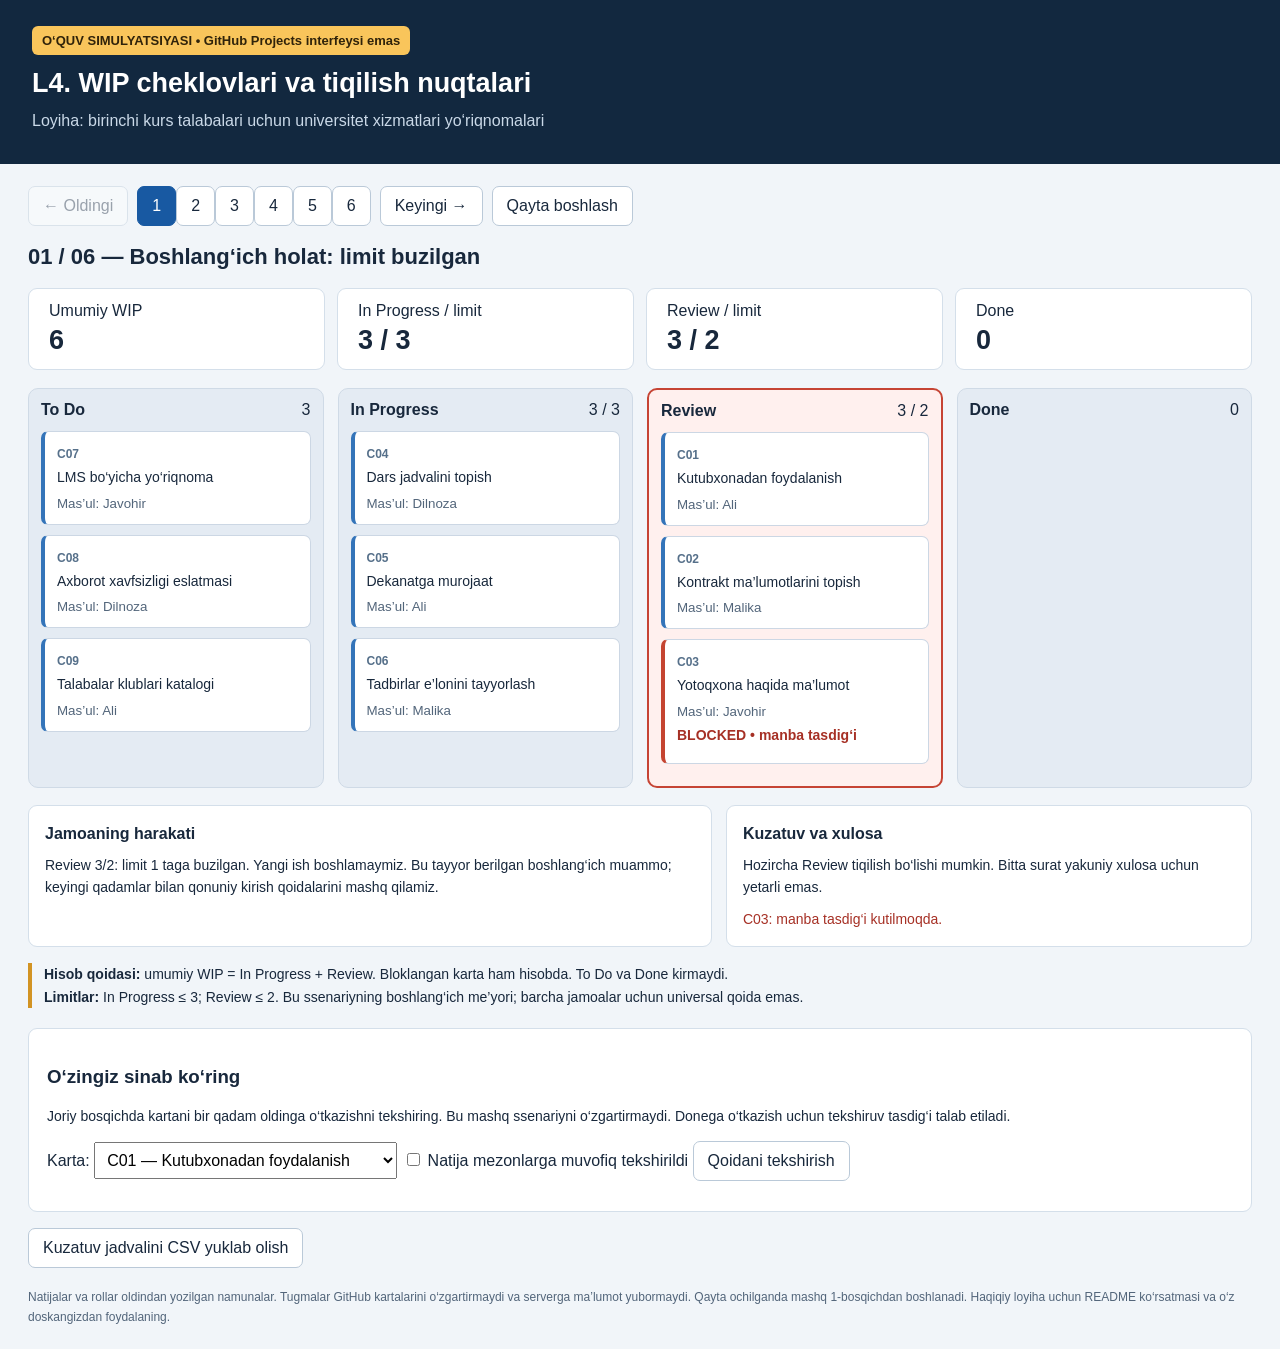
<file: LOBM404_UniGuide/L4_amaliy_loyiha/index.html>
<!doctype html><html lang="uz"><meta charset="utf-8"><meta name="viewport" content="width=device-width,initial-scale=1"><title>L4 • WIP amaliy loyihasi</title>
<style>
:root{font-family:Arial,sans-serif;color:#18283c;background:#f1f5f9}*{box-sizing:border-box}body{margin:0}header{background:#12283f;color:white;padding:26px 32px}header p{color:#cad9e8;margin:8px 0}.badge{display:inline-block;background:#f9c55b;color:#30230a;padding:7px 10px;border-radius:6px;font-size:13px;font-weight:bold}main{max-width:1440px;margin:auto;padding:22px 28px}h1{font-size:27px;margin:13px 0}h2{font-size:22px;margin:0 0 12px}.toolbar{display:flex;align-items:center;gap:9px;flex-wrap:wrap;margin-bottom:18px}button,a.download{border:1px solid #bac9d8;background:white;color:#18283c;border-radius:7px;padding:10px 14px;cursor:pointer;font:inherit}button:disabled{opacity:.4;cursor:default}button.active{background:#1859a2;color:white;border-color:#1859a2}button:focus-visible,a:focus-visible{outline:3px solid #b96a00;outline-offset:2px}.metrics{display:flex;gap:12px;margin:18px 0}.metric{background:white;border:1px solid #d4dfea;border-radius:9px;padding:13px 20px;flex:1}.metric strong{display:block;font-size:27px;margin-top:5px}.board{display:grid;grid-template-columns:repeat(4,1fr);gap:14px}.column{background:#e4ebf3;border:1px solid #cfdae6;border-radius:10px;min-height:320px;padding:12px}.column.over{background:#fff0ee;border:2px solid #c64434}.column h3{display:flex;justify-content:space-between;font-size:16px;margin:0 0 12px}.count{font-weight:normal}.card{background:white;border:1px solid #ccd7e4;border-left:4px solid #3474b9;border-radius:7px;padding:12px;margin-bottom:10px;min-height:89px}.card.blocked{border-left-color:#c54430}.card b{font-size:12px;color:#56708a}.card p{font-size:14px;line-height:1.4;margin:6px 0}.card small{color:#52657a}.blocked-tag{color:#a63025!important;font-weight:bold}.notes{display:grid;grid-template-columns:1.3fr 1fr;gap:14px;margin-top:17px}.note{background:white;border:1px solid #d4dfea;border-radius:9px;padding:16px;line-height:1.55}.note h3{font-size:16px;margin:0 0 8px}.note p{margin:0;font-size:14px}.rule{border-left:4px solid #d29323;padding-left:12px;margin-top:16px;font-size:14px;line-height:1.6}.practice{margin-top:20px;background:white;border:1px solid #d4dfea;padding:18px;border-radius:9px}.practice p{font-size:14px;line-height:1.5}select{padding:8px;font:inherit;max-width:100%;margin-right:6px}#feedback{margin-top:12px;font-weight:bold}footer{font-size:12px;color:#52657a;margin-top:20px;line-height:1.6}@media(max-width:760px){.board{grid-template-columns:repeat(2,1fr)}.notes{grid-template-columns:1fr}.metrics{flex-wrap:wrap}.metric{min-width:40%}main{padding:16px}header{padding:20px}.column{min-height:200px}}@media print{button,.practice,.download{display:none}.board{grid-template-columns:repeat(4,1fr)}header{color:black;background:white}.badge{border:1px solid black}}
</style>
<header><span class="badge">O‘QUV SIMULYATSIYASI • GitHub Projects interfeysi emas</span><h1>L4. WIP cheklovlari va tiqilish nuqtalari</h1><p>Loyiha: birinchi kurs talabalari uchun universitet xizmatlari yo‘riqnomalari</p></header>
<main><nav class="toolbar" aria-label="Bosqichlar"><button id="prev">← Oldingi</button><span id="steps"></span><button id="next">Keyingi →</button><button id="reset">Qayta boshlash</button></nav>
<section aria-live="polite"><h2 id="title"></h2><div class="metrics"><div class="metric">Umumiy WIP<strong id="wip"></strong></div><div class="metric">In Progress / limit<strong id="ip"></strong></div><div class="metric">Review / limit<strong id="review"></strong></div><div class="metric">Done<strong id="done"></strong></div></div><div class="board" id="board"></div><div class="notes"><article class="note"><h3>Jamoaning harakati</h3><p id="action"></p></article><article class="note"><h3>Kuzatuv va xulosa</h3><p id="analysis"></p><p id="blocked" style="margin-top:10px;color:#a63025"></p></article></div></section>
<p class="rule"><b>Hisob qoidasi:</b> umumiy WIP = In Progress + Review. Bloklangan karta ham hisobda. To Do va Done kirmaydi.<br><b>Limitlar:</b> In Progress ≤ 3; Review ≤ 2. Bu ssenariyning boshlang‘ich me’yori; barcha jamoalar uchun universal qoida emas.</p>
<section class="practice"><h3>O‘zingiz sinab ko‘ring</h3><p>Joriy bosqichda kartani bir qadam oldinga o‘tkazishni tekshiring. Bu mashq ssenariyni o‘zgartirmaydi. Donega o‘tkazish uchun tekshiruv tasdig‘i talab etiladi.</p><label for="card">Karta: </label><select id="card"></select><label><input id="approved" type="checkbox"> Natija mezonlarga muvofiq tekshirildi</label> <button id="try">Qoidani tekshirish</button><div id="feedback" role="status"></div></section>
<p><button id="export">Kuzatuv jadvalini CSV yuklab olish</button></p><footer>Natijalar va rollar oldindan yozilgan namunalar. Tugmalar GitHub kartalarini o‘zgartirmaydi va serverga ma’lumot yubormaydi. Qayta ochilganda mashq 1-bosqichdan boshlanadi. Haqiqiy loyiha uchun README ko‘rsatmasi va o‘z doskangizdan foydalaning.</footer></main>
<script>
const DATA={"cards": [{"id": "C01", "title": "Kutubxonadan foydalanish", "owner": "Ali"}, {"id": "C02", "title": "Kontrakt ma’lumotlarini topish", "owner": "Malika"}, {"id": "C03", "title": "Yotoqxona haqida ma’lumot", "owner": "Javohir"}, {"id": "C04", "title": "Dars jadvalini topish", "owner": "Dilnoza"}, {"id": "C05", "title": "Dekanatga murojaat", "owner": "Ali"}, {"id": "C06", "title": "Tadbirlar e’lonini tayyorlash", "owner": "Malika"}, {"id": "C07", "title": "LMS bo‘yicha yo‘riqnoma", "owner": "Javohir"}, {"id": "C08", "title": "Axborot xavfsizligi eslatmasi", "owner": "Dilnoza"}, {"id": "C09", "title": "Talabalar klublari katalogi", "owner": "Ali"}], "states": [{"id": "01", "title": "Boshlang‘ich holat: limit buzilgan", "columns": [["C07", "C08", "C09"], ["C04", "C05", "C06"], ["C01", "C02", "C03"], []], "action": "Review 3/2: limit 1 taga buzilgan. Yangi ish boshlamaymiz. Bu tayyor berilgan boshlang‘ich muammo; keyingi qadamlar bilan qonuniy kirish qoidalarini mashq qilamiz.", "blocked": "C03: manba tasdig‘i kutilmoqda.", "analysis": "Hozircha Review tiqilish bo‘lishi mumkin. Bitta surat yakuniy xulosa uchun yetarli emas."}, {"id": "02", "title": "Qayta kuzatuv: navbat saqlanmoqda", "columns": [["C07", "C08", "C09"], ["C04", "C05", "C06"], ["C01", "C02", "C03"], []], "action": "Ikkinchi kuzatuvda sonlar o‘zgarmadi. C04 tayyor, lekin Reviewda joy yo‘q: In Progressda kutadi. C07 boshlanmaydi.", "blocked": "C03: manba tasdig‘i kutilmoqda.", "analysis": "Tekshiruvchi bandligi va C04 kutishi Reviewdagi muammoni qo‘llab-quvvatlaydi. C03ning manba to‘sig‘i alohida sabab."}, {"id": "03", "title": "Yordam: ikki natija qabul qilindi", "columns": [["C07", "C08", "C09"], ["C04", "C05", "C06"], ["C03"], ["C01", "C02"]], "action": "Beshinchi a’zo — tekshiruvchi Sardor; Dilnoza C04 ishini to‘xtatib, tekshiruvga yordam beradi. C01 va C02 qabul mezonlari bo‘yicha tekshirildi. Bu o‘quv ssenariysidagi tasdiq, real foydalanuvchi tekshiruvi emas.", "blocked": "C03: manba tasdig‘i kutilmoqda.", "analysis": "Review 3 tadan 1 taga tushdi. Umumiy WIP 6 dan 4 ga kamaydi. Sifat mezonlari qisqartirilmadi."}, {"id": "04", "title": "Pull: tayyor ish keyingi bosqichga o‘tdi", "columns": [["C07", "C08", "C09"], ["C05", "C06"], ["C03", "C04"], ["C01", "C02"]], "action": "Reviewda bo‘sh joy paydo bo‘lgach C04 tekshirishga olindi. Bu ko‘chirish umumiy WIPni o‘zgartirmaydi: karta hali Done emas.", "blocked": "C03: manba tasdig‘i kutilmoqda.", "analysis": "In Progress 2/3; Review 2/2. Yangi karta olishdan oldin jamoa quvvatini tekshiradi."}, {"id": "05", "title": "Yangi ish faqat bo‘sh joyga olindi", "columns": [["C08", "C09"], ["C05", "C06", "C07"], ["C03", "C04"], ["C01", "C02"]], "action": "Javohir C03dagi tashqi javobni kutayotgan va C07ni bajarishga vaqti bor. C07 tayyorligi tekshirilib In Progressga olindi. C03 bloklangan bo‘lsa ham WIPda qoladi.", "blocked": "C03: manba tasdig‘i kutilmoqda.", "analysis": "Umumiy WIP 4 dan 5 ga oshdi; ikkala ustun limit ichida. Limitga sig‘ish yangi ish boshlash uchun yagona shart emas."}, {"id": "06", "title": "To‘siq yechildi va qayta tekshirildi", "columns": [["C08", "C09"], ["C05", "C06", "C07"], ["C04"], ["C01", "C02", "C03"]], "action": "Sardor manba tasdig‘ini oldi, C03ni mezonlar bo‘yicha tekshirdi va qabul qildi. To‘siq jurnali yopildi. C04 tekshirishda davom etmoqda.", "blocked": "Bloklangan karta yo‘q.", "analysis": "Review 1/2; umumiy WIP 4. Chora qisqa mashqda navbatni kamaytirdi. Uzoq muddatli foyda keyingi haqiqiy kuzatuvlarda tekshiriladi."}]};
const cards=Object.fromEntries(DATA.cards.map(c=>[c.id,c]));const states=DATA.states;let index=0;const names=['To Do','In Progress','Review','Done'];
const $=id=>document.getElementById(id);
function render(){const s=states[index],counts=s.columns.map(c=>c.length);$('title').textContent=s.id+' / 06 — '+s.title;$('wip').textContent=counts[1]+counts[2];$('ip').textContent=counts[1]+' / 3';$('review').textContent=counts[2]+' / 2';$('done').textContent=counts[3];$('action').textContent=s.action;$('analysis').textContent=s.analysis;$('blocked').textContent=s.blocked;$('board').replaceChildren();
s.columns.forEach((ids,k)=>{const col=document.createElement('section');col.className='column'+((k===1&&ids.length>3)||(k===2&&ids.length>2)?' over':'');const h=document.createElement('h3');h.textContent=names[k];const count=document.createElement('span');count.className='count';count.textContent=ids.length+([1,2].includes(k)?' / '+(k===1?3:2):'');h.append(count);col.append(h);ids.forEach(id=>{const c=cards[id],isBlocked=id==='C03'&&index<5;const card=document.createElement('article');card.className='card'+(isBlocked?' blocked':'');const b=document.createElement('b');b.textContent=id;const p=document.createElement('p');p.textContent=c.title;const small=document.createElement('small');small.textContent='Mas’ul: '+c.owner;card.append(b,p,small);if(isBlocked){const tag=document.createElement('p');tag.className='blocked-tag';tag.textContent='BLOCKED • manba tasdig‘i';card.append(tag)}col.append(card)});$('board').append(col)});
$('steps').replaceChildren();states.forEach((s,i)=>{const b=document.createElement('button');b.textContent=i+1;b.className=i===index?'active':'';b.setAttribute('aria-label',(i+1)+'-bosqich: '+s.title);if(i===index)b.setAttribute('aria-current','step');b.onclick=()=>{index=i;render()};$('steps').append(b)});$('prev').disabled=index===0;$('next').disabled=index===5;$('feedback').textContent='';$('approved').checked=false;}
$('prev').onclick=()=>{if(index>0){index--;render()}};$('next').onclick=()=>{if(index<5){index++;render()}};$('reset').onclick=()=>{index=0;render()};
DATA.cards.forEach(c=>{const o=document.createElement('option');o.value=c.id;o.textContent=c.id+' — '+c.title;$('card').append(o)});
$('try').onclick=()=>{const id=$('card').value,s=states[index],from=s.columns.findIndex(c=>c.includes(id));let text;
if(from===3)text='Bu karta Done: keyingi ustun yo‘q.';
else if(id==='C03'&&index<5)text='To‘xtang: C03 bloklangan. Avval manba tasdig‘ini oling; karta WIPda qoladi.';
else if(from===0&&s.columns[1].length>=3)text='Mumkin emas: In Progress limiti to‘lgan. Avval mavjud ishni tugatishga yordam bering.';
else if(from===1&&s.columns[2].length>=2)text='Mumkin emas: Review limiti to‘lgan. Karta In Progressda tekshiruvga o‘tishni kutadi.';
else if(from===2&&!$('approved').checked)text='Mumkin emas: Done uchun qabul mezonlari bo‘yicha tekshiruv tasdig‘i kerak.';
else text='Ustun limiti ruxsat beradi: '+names[from]+' → '+names[from+1]+'. Haqiqiy doskada karta tayyorligi, mas’ulning quvvati va dalilni ham tekshiring. Bu yerda holat o‘zgarmaydi.';
$('feedback').textContent=text;};
$('export').onclick=()=>{let csv='\uFEFFbosqich,To Do,In Progress,Review,Done,umumiy_WIP,tur\n';states.forEach(s=>{let c=s.columns.map(x=>x.length);csv += [s.id,...c,c[1]+c[2],'oquv_simulyatsiyasi'].join(',')+'\n'});const url=URL.createObjectURL(new Blob([csv],{type:'text/csv;charset=utf-8'}));const a=document.createElement('a');a.href=url;a.download='L4_kuzatuv_simulyatsiyasi.csv';a.click();setTimeout(()=>URL.revokeObjectURL(url),1000);};render();
</script></html>
</file>
